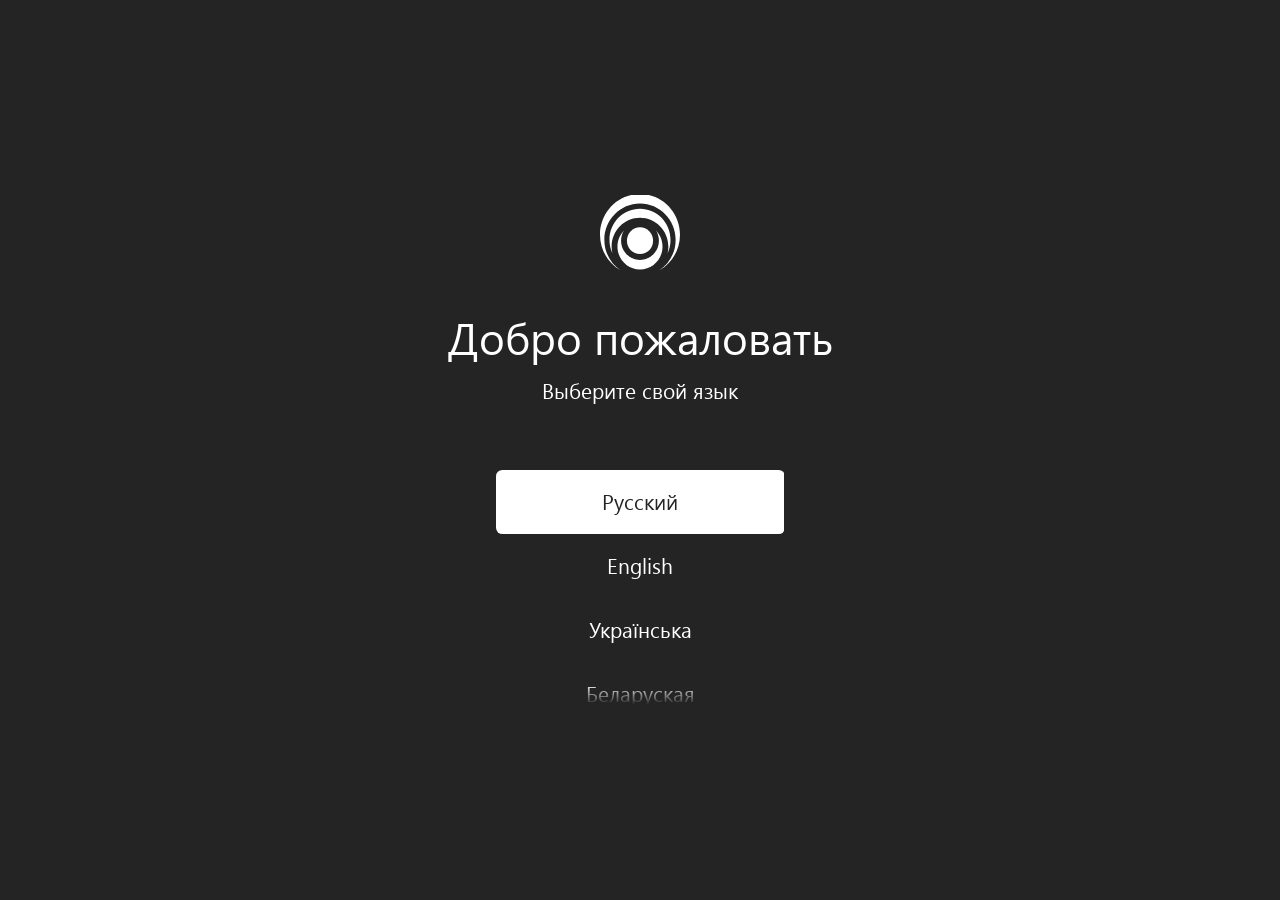
<file: index.html>
<html lang="en">
<head>
    <meta charset="UTF-8">
    <meta http-equiv="X-UA-Compatible" content="IE=edge">
    <meta name="viewport" content="width=device-width, initial-scale=1.0, maximum-scale=1.0, user-scalable=no">
    <title>Lampa — movies, series and Twitch</title>

    <meta name="description" content="Lampa media catalog with a built-in Twitch section. Movies, series, live streams and chat on Smart TVs." />

    <meta property="og:title" content="Lampa — movies, series and Twitch">
    <meta property="og:description" content="Lampa media catalog with a built-in Twitch section. Movies, series, live streams and chat on Smart TVs.">
    <meta property="og:image:type" content="image/png">
    <meta property="og:image" content="og.png">

    <link rel="apple-touch-icon" sizes="180x180" href="icons/apple-touch-icon.png">
    <link rel="icon" type="image/png" sizes="32x32" href="icons/favicon-32x32.png">
    <link rel="icon" type="image/png" sizes="16x16" href="icons/favicon-16x16.png">
    <link rel="manifest" href="icons/site.webmanifest" crossorigin="use-credentials">
    <link rel="mask-icon" href="icons/safari-pinned-tab.svg" color="#5bbad5">
    <link rel="shortcut icon" href="icons/favicon.ico">
    <meta name="msapplication-TileColor" content="#1d1f20">
    <meta name="msapplication-config" content="icons/browserconfig.xml">
    <meta name="theme-color" content="#1d1f20">

    <meta name="referrer" content="never">
    
    <link rel="stylesheet" href="./vender/scrollbar/jquery.scrollbar.css">
    <link rel="stylesheet" href="./vender/keypad/style.css">

    <link rel="stylesheet" href="css/app.css?v=4.56">
    <link rel="stylesheet" href="plugins/twitch.css?v=1.0.4">
    <link rel="stylesheet" href="plugins/kick.css?v=1.0.0">
    <link rel="stylesheet" href="plugins/baseball.css?v=1.2.0">
    <link rel="stylesheet" href="plugins/tv.css?v=1.0.0">
    <script>
        /* When this file is opened from jsDelivr (text/plain on desktop, sniffed as
           HTML on old TVs), keep relative script/css URLs on the CDN. */
        (function () {
            var h = location.hostname || "";
            if (h.indexOf("jsdelivr.net") >= 0) {
                var b = document.createElement("base");
                b.href = location.href.replace(/index\.html(?:\?.*)?$/, "");
                document.head.insertBefore(b, document.head.firstChild);
            }
        })();
    </script>
</head>
<body style="background: #1d1f20;">
    <script>
        window.youtube_lazy_load = true
    </script>

    <div class="welcome"></div>

    <div id="app">

    </div>

    <div class="no-network hide">
        <div class="no-network__title">Ошибка</div>
        <div class="no-network__desc">Не удалось загрузить файл: <span class="no-network__file"></span></div>
    </div>
    
    <script src="./webos/webOSTV.js"></script>
    <script src="./vender/jquery/jquery.js"></script>
    <script src="./vender/notify/notify.js"></script>
    <script src="./vender/scrollbar/jquery.scrollbar.js"></script>
    <script src="./vender/navigator/navigator.js"></script>
    <script src="./vender/keypad/keypad.js"></script>

    <!-- Strip ads + CUB telemetry and route TMDB direct. Must run after jQuery
         and before app.min.js so it can wrap $.ajax first. -->
    <script src="./js/nocub.js?v=8"></script>

    <script>
        var lampa_url     = '';
        var cache_version = Math.floor((new Date()).getTime() / 9e5); // Новое значение каждые 15 минут
            
        function urlJoin(base, add) {
            if (base.charAt(base.length - 1) !== '/') {
                base += '/'
            }

            return base + add
        }

        function putScript(scripts, onload, onerror){
            var add = function(src){
                console.log('Loader', 'try-load-script', src)

                var trys = 0

                var sreateScript = function(){
                    var script = document.createElement('script')

                    script.type = 'text/javascript'

                    script.onload = script.onreadystatechange = function(e) {
                        console.log('Loader', 'Script loaded', e)

                        if (!!onload) onload()
                    };

                    script.onerror = function(){
                        trys++

                        console.log('Loader', 'error-load-script', src)

                        if(trys < 3){
                            sreateScript()
                        } else if (!!onerror) {
                            onerror()
                        } else{
                            $('.no-network').removeClass('hide')

                            $('.no-network__file').text(window.location.href + '/' + src)
                        }
                    }

                    script.src = src

                    document.getElementsByTagName('body')[0].appendChild(script)
                }

                sreateScript()
            }

            add(scripts)
        }

        function loadTwitchPlugin() {
            putScript('js/twitch.js?v=' + cache_version, function () {
                putScript('js/auth.js?v=' + cache_version, function () {
                    putScript('js/chat.js?v=' + cache_version, function () {
                        putScript('plugins/twitch.js?v=' + cache_version, function () {
                            loadKickPlugin()
                        })
                    })
                })
            })
        }

        /* Kick. Loaded after Twitch: it shares Twitch's chat overlay (js/chat.js)
           and the player-panel chat button the Twitch plugin provides. */
        function loadKickPlugin() {
            putScript('js/kick.js?v=' + cache_version, function () {
                putScript('plugins/kick.js?v=' + cache_version, function () {
                    loadBaseballPlugin()
                })
            })
        }

        /* Baseball (SOOP / KBO). Loaded after Kick so its menu entry can position
           itself directly under the Twitch and Kick ones. */
        function loadBaseballPlugin() {
            putScript('js/soop.js?v=' + cache_version, function () {
                putScript('plugins/baseball.js?v=' + cache_version, function () {
                    loadTvPlugin()
                })
            })
        }

        /* TV (free Russian channels, iptv/ru.json). After Baseball, so its menu
           entry sits under it. */
        function loadTvPlugin() {
            putScript('plugins/tv.js?v=' + cache_version, function () {
                loadRemotePlugin()
            })
        }

        /* Remote control over ntfy.sh. Last: it drives the TV and Twitch hooks. */
        function loadRemotePlugin() {
            putScript('plugins/remote.js?v=' + cache_version, function () {})
        }

        /* Torrent search fix for anime (js/torrent-search.js). Wraps
           Lampa.Parser, so it only needs app.min.js. */
        function loadTorrentSearch() {
            putScript('js/torrent-search.js?v=' + cache_version, function () {
                loadTwitchPlugin()
            })
        }

        function loadCurrentLampa() {
            putScript('app.min.js?v=' + cache_version, function () {
                loadTorrentSearch()
            })
        }

        function loadLocalLampa(){
            if(lampa_url !== '') window.local_lampa = true

            loadCurrentLampa()
        }

        if (typeof AndroidJS !== "undefined"
            && !!AndroidJS.getLampaURL
            && /^https?:\/\//i.test(AndroidJS.getLampaURL())
            && !/^https?:\/\//i.test(location.href)
        ) {
            lampa_url = urlJoin(AndroidJS.getLampaURL(),'')
        }

        if (lampa_url !== '') {
            putScript(
                urlJoin(lampa_url, 'lampainit.js?v=' + cache_version),
                false,
                function(){}
            )

            putScript(
                urlJoin(lampa_url, 'app.min.js?v=' + cache_version),
                function () {
                    var css = urlJoin(lampa_url, 'css/app.css?v=' + cache_version)

                    $('head').append('<link rel="stylesheet" href="' + css + '">')
                },
                function () {
                    putScript(
                        urlJoin(lampa_url, 'lampa-main/app.min.js?v=' + cache_version),
                        function () {
                            var css = urlJoin(lampa_url, 'lampa-main/css/app.css?v=' + cache_version)

                            $('head').append('<link rel="stylesheet" href="' + css + '">')

                            putScript(
                                urlJoin(lampa_url, 'lampainit.js?v=' + cache_version),
                                false,
                                function(){}
                            )
                        },
                        loadLocalLampa
                    )
                }
            )
        }
        else{
            loadCurrentLampa()
        }
    </script>
</body>
</html>
</file>
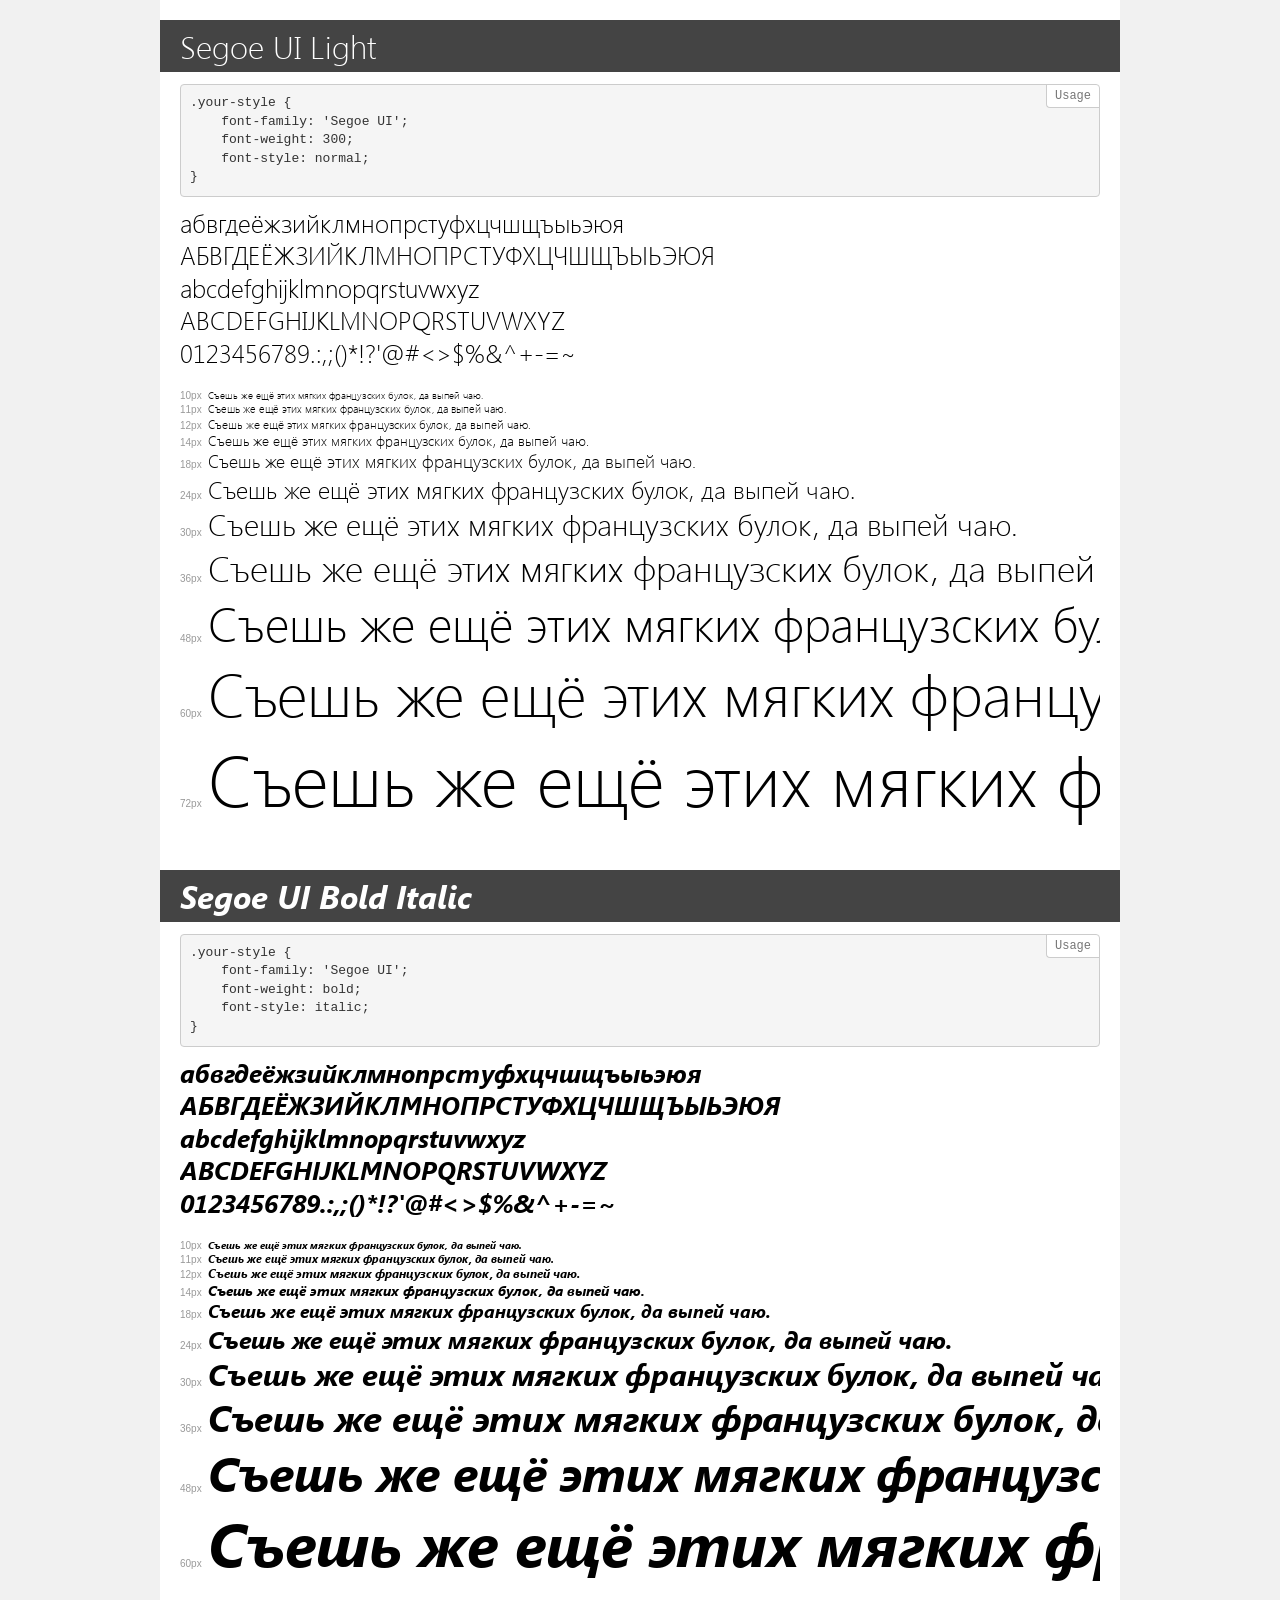
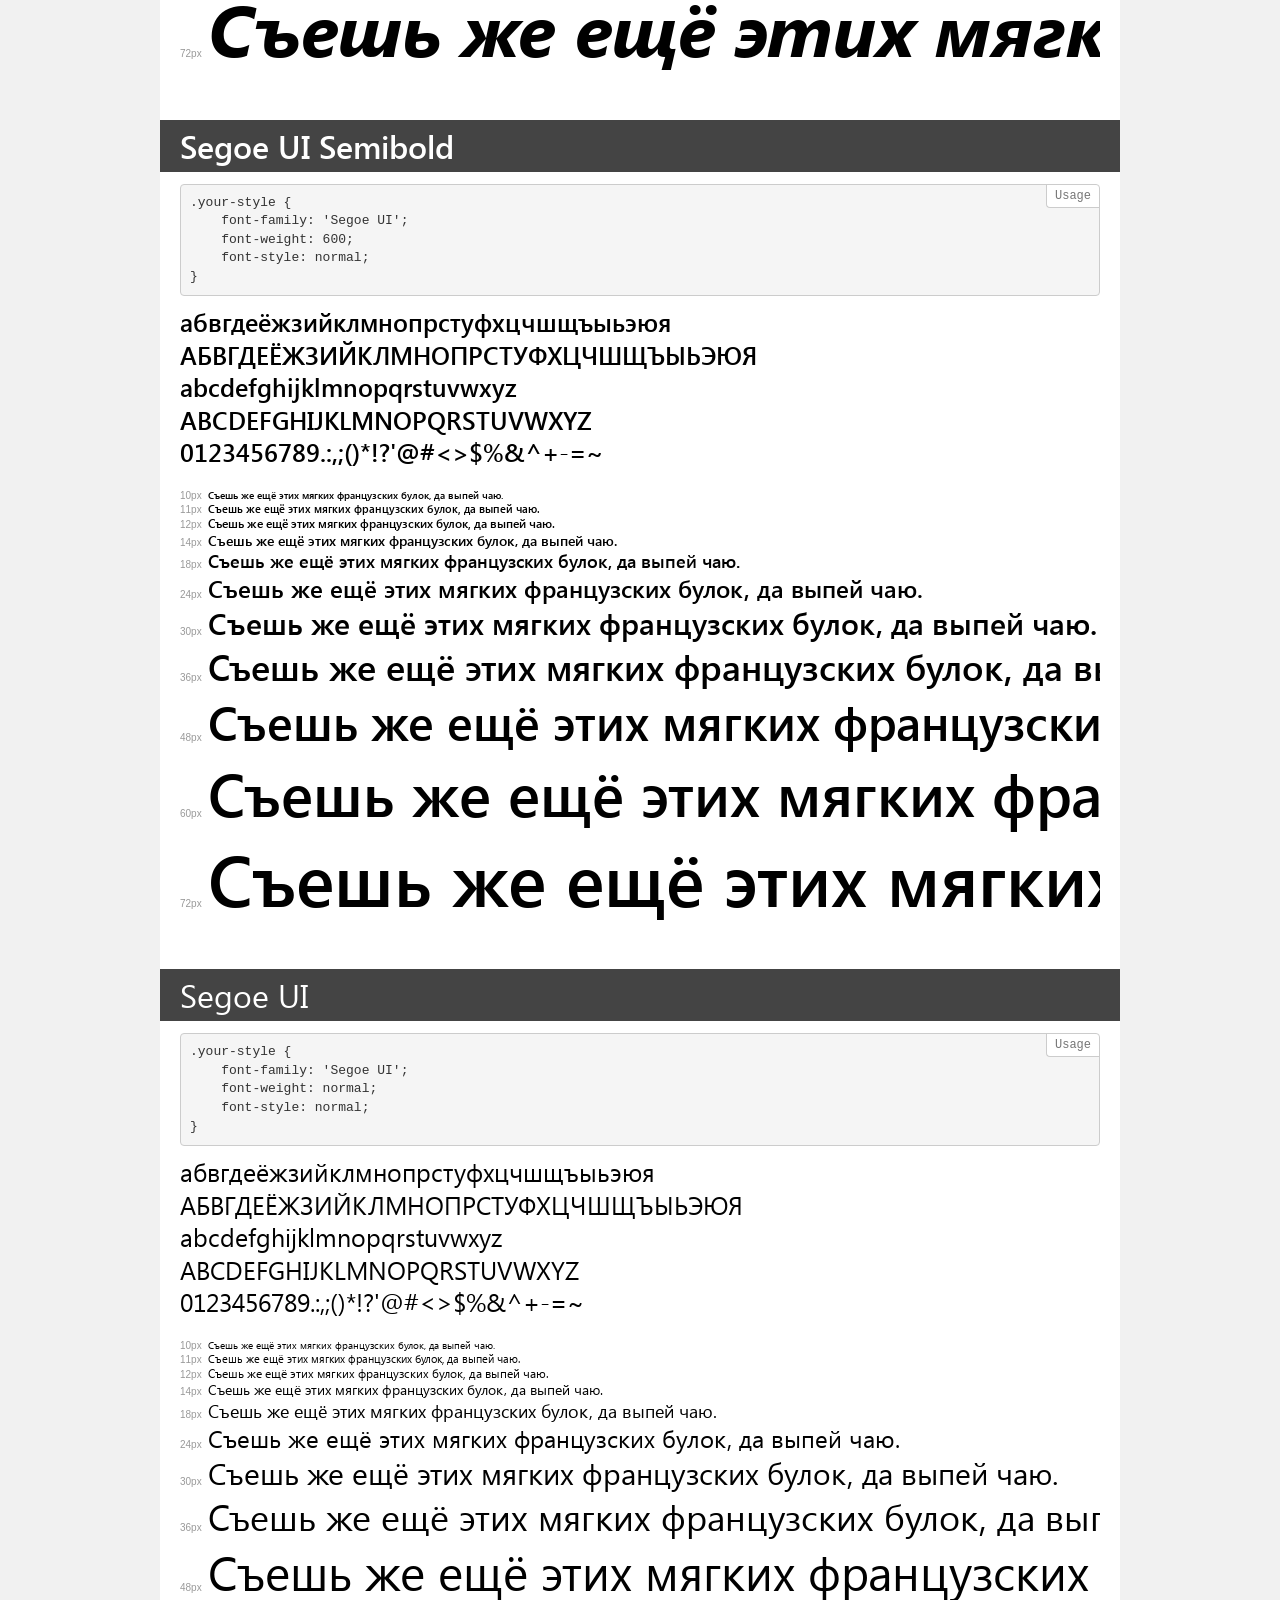
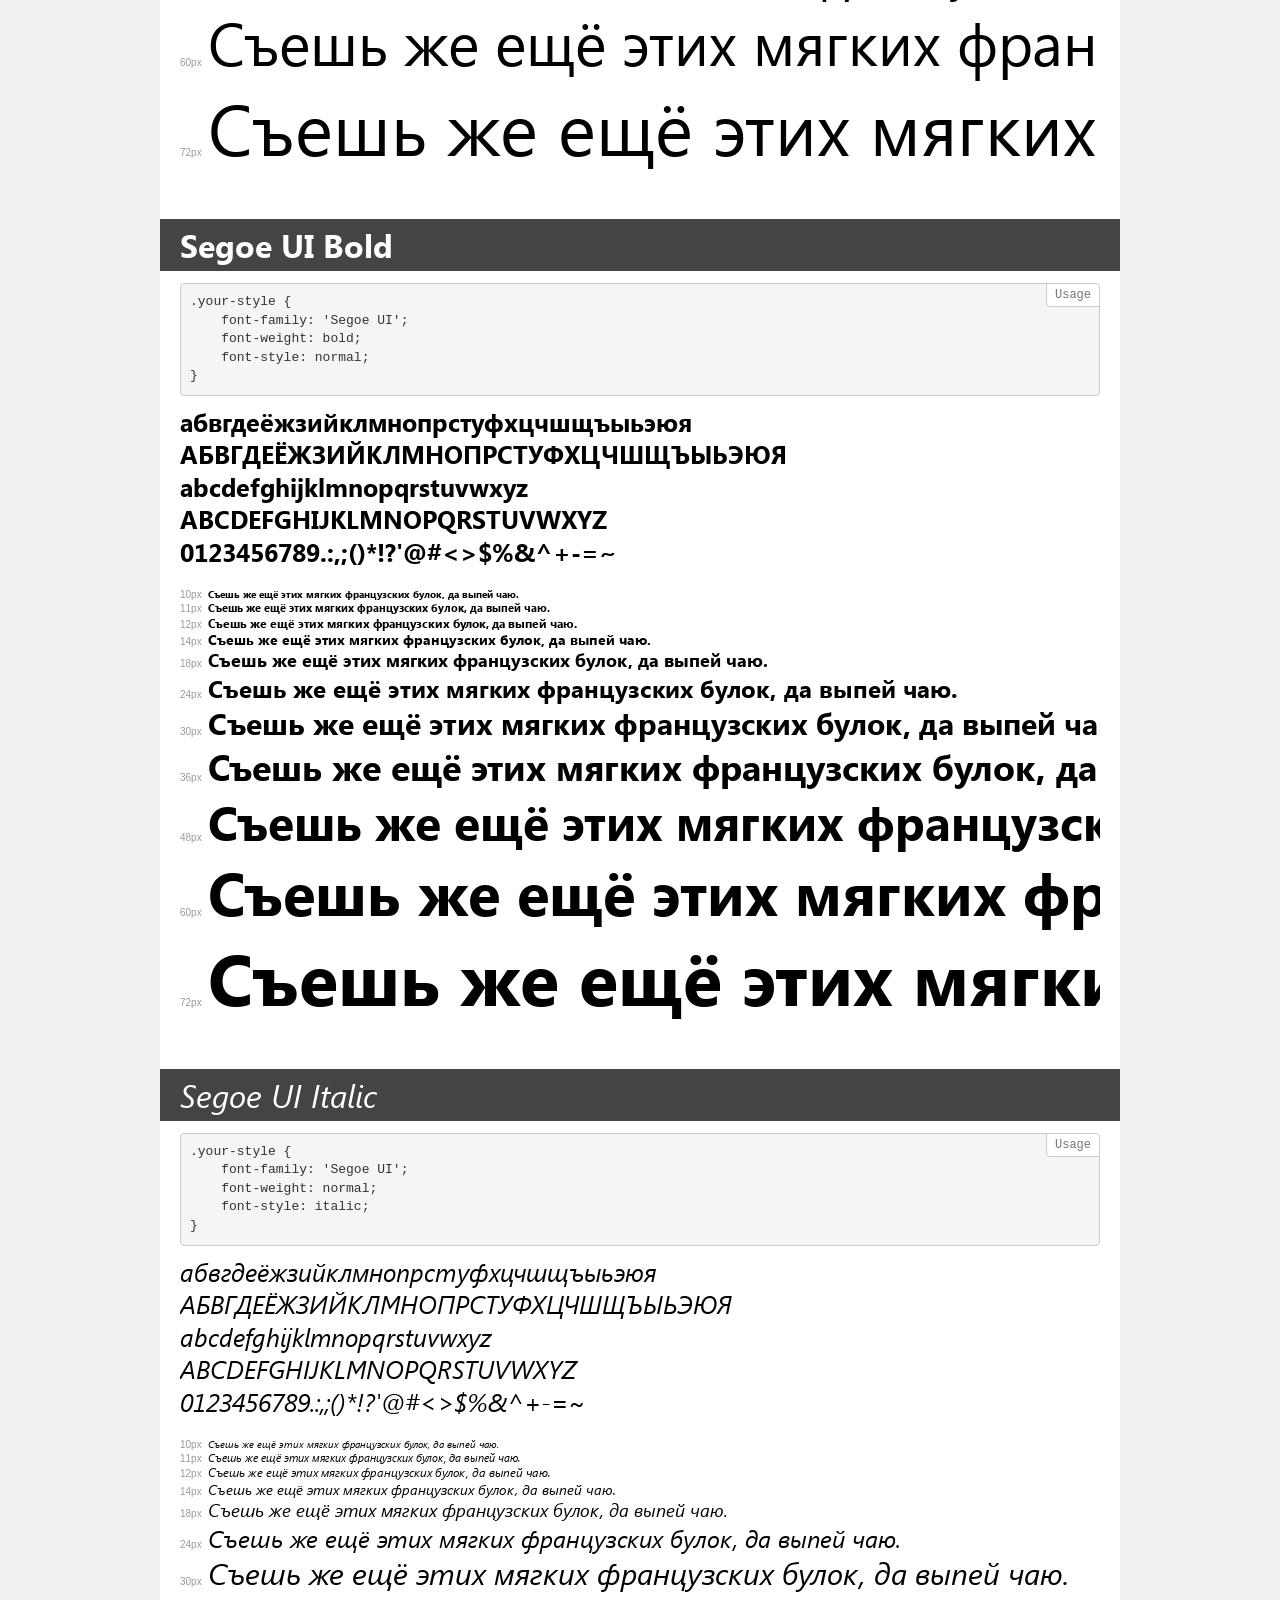
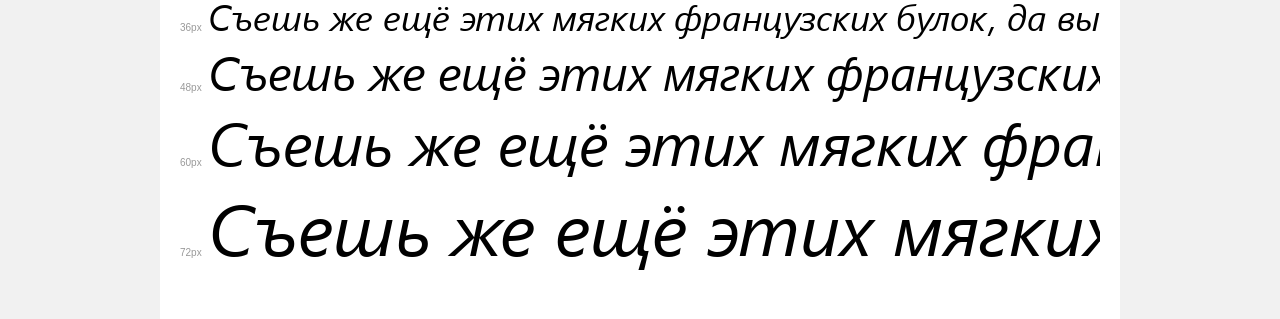
<file: fonts/SegoeUI/demo.html>
<!DOCTYPE html>
<html>
<head>
	<meta charset="utf-8">
	<meta http-equiv="X-UA-Compatible" content="IE=edge">
	<meta name="viewport" content="width=device-width, initial-scale=1">
	<meta name="robots" content="noindex, noarchive">
	<title>Transfonter demo</title>
	<link href="stylesheet.css" rel="stylesheet">
	<style>
		/*
		http://meyerweb.com/eric/tools/css/reset/
		v2.0 | 20110126
		License: none (public domain)
		*/
		html, body, div, span, applet, object, iframe,
		h1, h2, h3, h4, h5, h6, p, blockquote, pre,
		a, abbr, acronym, address, big, cite, code,
		del, dfn, em, img, ins, kbd, q, s, samp,
		small, strike, strong, sub, sup, tt, var,
		b, u, i, center,
		dl, dt, dd, ol, ul, li,
		fieldset, form, label, legend,
		table, caption, tbody, tfoot, thead, tr, th, td,
		article, aside, canvas, details, embed,
		figure, figcaption, footer, header, hgroup,
		menu, nav, output, ruby, section, summary,
		time, mark, audio, video {
			margin: 0;
			padding: 0;
			border: 0;
			font-size: 100%;
			font: inherit;
			vertical-align: baseline;
		}
		/* HTML5 display-role reset for older browsers */
		article, aside, details, figcaption, figure,
		footer, header, hgroup, menu, nav, section {
			display: block;
		}
		body {
			line-height: 1;
		}
		ol, ul {
			list-style: none;
		}
		blockquote, q {
			quotes: none;
		}
		blockquote:before, blockquote:after,
		q:before, q:after {
			content: '';
			content: none;
		}
		table {
			border-collapse: collapse;
			border-spacing: 0;
		}
		/* common styles */
		body {
			background: #f1f1f1;
			color: #000;
		}
		.page {
			background: #fff;
			width: 920px;
			margin: 0 auto;
			padding: 20px 20px 0 20px;
			overflow: hidden;
		}
		.font-container {
			overflow-x: auto;
			overflow-y: hidden;
			margin-bottom: 40px;
			line-height: 1.3;
			white-space: nowrap;
			padding-bottom: 5px;
		}
		h1 {
			position: relative;
			background: #444;
			font-size: 32px;
			color: #fff;
			padding: 10px 20px;
			margin: 0 -20px 12px -20px;
		}
		.letters {
			font-size: 25px;
			margin-bottom: 20px;
		}
		.s10:before {
			content: '10px';
		}
		.s11:before {
			content: '11px';
		}
		.s12:before {
			content: '12px';
		}
		.s14:before {
			content: '14px';
		}
		.s18:before {
			content: '18px';
		}
		.s24:before {
			content: '24px';
		}
		.s30:before {
			content: '30px';
		}
		.s36:before {
			content: '36px';
		}
		.s48:before {
			content: '48px';
		}
		.s60:before {
			content: '60px';
		}
		.s72:before {
			content: '72px';
		}
		.s10:before, .s11:before, .s12:before, .s14:before,
		.s18:before, .s24:before, .s30:before, .s36:before,
		.s48:before, .s60:before, .s72:before {
			font-family: Arial, sans-serif;
			font-size: 10px;
			font-weight: normal;
			font-style: normal;
			color: #999;
			padding-right: 6px;
		}
		pre {
			display: block;
			position: relative;
			padding: 9px;
			margin: 0 0 10px;
			font-family: Monaco, Menlo, Consolas, "Courier New", monospace !important;
			font-size: 13px;
			line-height: 1.428571429;
			color: #333;
			font-weight: normal !important;
			font-style: normal !important;
			background-color: #f5f5f5;
			border: 1px solid #ccc;
			overflow-x: auto;
			border-radius: 4px;
		}
		pre:after {
			display: block;
			position: absolute;
			right: 0;
			top: 0;
			content: 'Usage';
			line-height: 1;
			padding: 5px 8px;
			font-size: 12px;
			color: #767676;
			background-color: #fff;
			border: 1px solid #ccc;
			border-right: none;
			border-top: none;
			border-radius: 0 4px 0 4px;
			z-index: 10;
		}
		/* responsive */
		@media (max-width: 959px) {
			.page {
				width: auto;
				margin: 0;
			}
		}
	</style>
</head>
<body>
<div class="page">
	<div class="demo" style="font-family: 'Segoe UI'; font-weight: 300; font-style: normal;">
		<h1>Segoe UI Light</h1>
		<pre>.your-style {
    font-family: 'Segoe UI';
    font-weight: 300;
    font-style: normal;
}</pre>
		<div class="font-container">
			<p class="letters">
				абвгдеёжзийклмнопрстуфхцчшщъыьэюя <br />
				АБВГДЕЁЖЗИЙКЛМНОПРСТУФХЦЧШЩЪЫЬЭЮЯ <br />
				abcdefghijklmnopqrstuvwxyz <br />
				ABCDEFGHIJKLMNOPQRSTUVWXYZ <br />				0123456789.:,;()*!?'@#<>$%&^+-=~
			</p>
			<p class="s10" style="font-size: 10px;">Съешь же ещё этих мягких французских булок, да выпей чаю.</p>
			<p class="s11" style="font-size: 11px;">Съешь же ещё этих мягких французских булок, да выпей чаю.</p>
			<p class="s12" style="font-size: 12px;">Съешь же ещё этих мягких французских булок, да выпей чаю.</p>
			<p class="s14" style="font-size: 14px;">Съешь же ещё этих мягких французских булок, да выпей чаю.</p>
			<p class="s18" style="font-size: 18px;">Съешь же ещё этих мягких французских булок, да выпей чаю.</p>
			<p class="s24" style="font-size: 24px;">Съешь же ещё этих мягких французских булок, да выпей чаю.</p>
			<p class="s30" style="font-size: 30px;">Съешь же ещё этих мягких французских булок, да выпей чаю.</p>
			<p class="s36" style="font-size: 36px;">Съешь же ещё этих мягких французских булок, да выпей чаю.</p>
			<p class="s48" style="font-size: 48px;">Съешь же ещё этих мягких французских булок, да выпей чаю.</p>
			<p class="s60" style="font-size: 60px;">Съешь же ещё этих мягких французских булок, да выпей чаю.</p>
			<p class="s72" style="font-size: 72px;">Съешь же ещё этих мягких французских булок, да выпей чаю.</p>
		</div>
	</div>
	<div class="demo" style="font-family: 'Segoe UI'; font-weight: bold; font-style: italic;">
		<h1>Segoe UI Bold Italic</h1>
		<pre>.your-style {
    font-family: 'Segoe UI';
    font-weight: bold;
    font-style: italic;
}</pre>
		<div class="font-container">
			<p class="letters">
				абвгдеёжзийклмнопрстуфхцчшщъыьэюя <br />
				АБВГДЕЁЖЗИЙКЛМНОПРСТУФХЦЧШЩЪЫЬЭЮЯ <br />
				abcdefghijklmnopqrstuvwxyz <br />
				ABCDEFGHIJKLMNOPQRSTUVWXYZ <br />				0123456789.:,;()*!?'@#<>$%&^+-=~
			</p>
			<p class="s10" style="font-size: 10px;">Съешь же ещё этих мягких французских булок, да выпей чаю.</p>
			<p class="s11" style="font-size: 11px;">Съешь же ещё этих мягких французских булок, да выпей чаю.</p>
			<p class="s12" style="font-size: 12px;">Съешь же ещё этих мягких французских булок, да выпей чаю.</p>
			<p class="s14" style="font-size: 14px;">Съешь же ещё этих мягких французских булок, да выпей чаю.</p>
			<p class="s18" style="font-size: 18px;">Съешь же ещё этих мягких французских булок, да выпей чаю.</p>
			<p class="s24" style="font-size: 24px;">Съешь же ещё этих мягких французских булок, да выпей чаю.</p>
			<p class="s30" style="font-size: 30px;">Съешь же ещё этих мягких французских булок, да выпей чаю.</p>
			<p class="s36" style="font-size: 36px;">Съешь же ещё этих мягких французских булок, да выпей чаю.</p>
			<p class="s48" style="font-size: 48px;">Съешь же ещё этих мягких французских булок, да выпей чаю.</p>
			<p class="s60" style="font-size: 60px;">Съешь же ещё этих мягких французских булок, да выпей чаю.</p>
			<p class="s72" style="font-size: 72px;">Съешь же ещё этих мягких французских булок, да выпей чаю.</p>
		</div>
	</div>
	<div class="demo" style="font-family: 'Segoe UI'; font-weight: 600; font-style: normal;">
		<h1>Segoe UI Semibold</h1>
		<pre>.your-style {
    font-family: 'Segoe UI';
    font-weight: 600;
    font-style: normal;
}</pre>
		<div class="font-container">
			<p class="letters">
				абвгдеёжзийклмнопрстуфхцчшщъыьэюя <br />
				АБВГДЕЁЖЗИЙКЛМНОПРСТУФХЦЧШЩЪЫЬЭЮЯ <br />
				abcdefghijklmnopqrstuvwxyz <br />
				ABCDEFGHIJKLMNOPQRSTUVWXYZ <br />				0123456789.:,;()*!?'@#<>$%&^+-=~
			</p>
			<p class="s10" style="font-size: 10px;">Съешь же ещё этих мягких французских булок, да выпей чаю.</p>
			<p class="s11" style="font-size: 11px;">Съешь же ещё этих мягких французских булок, да выпей чаю.</p>
			<p class="s12" style="font-size: 12px;">Съешь же ещё этих мягких французских булок, да выпей чаю.</p>
			<p class="s14" style="font-size: 14px;">Съешь же ещё этих мягких французских булок, да выпей чаю.</p>
			<p class="s18" style="font-size: 18px;">Съешь же ещё этих мягких французских булок, да выпей чаю.</p>
			<p class="s24" style="font-size: 24px;">Съешь же ещё этих мягких французских булок, да выпей чаю.</p>
			<p class="s30" style="font-size: 30px;">Съешь же ещё этих мягких французских булок, да выпей чаю.</p>
			<p class="s36" style="font-size: 36px;">Съешь же ещё этих мягких французских булок, да выпей чаю.</p>
			<p class="s48" style="font-size: 48px;">Съешь же ещё этих мягких французских булок, да выпей чаю.</p>
			<p class="s60" style="font-size: 60px;">Съешь же ещё этих мягких французских булок, да выпей чаю.</p>
			<p class="s72" style="font-size: 72px;">Съешь же ещё этих мягких французских булок, да выпей чаю.</p>
		</div>
	</div>
	<div class="demo" style="font-family: 'Segoe UI'; font-weight: normal; font-style: normal;">
		<h1>Segoe UI</h1>
		<pre>.your-style {
    font-family: 'Segoe UI';
    font-weight: normal;
    font-style: normal;
}</pre>
		<div class="font-container">
			<p class="letters">
				абвгдеёжзийклмнопрстуфхцчшщъыьэюя <br />
				АБВГДЕЁЖЗИЙКЛМНОПРСТУФХЦЧШЩЪЫЬЭЮЯ <br />
				abcdefghijklmnopqrstuvwxyz <br />
				ABCDEFGHIJKLMNOPQRSTUVWXYZ <br />				0123456789.:,;()*!?'@#<>$%&^+-=~
			</p>
			<p class="s10" style="font-size: 10px;">Съешь же ещё этих мягких французских булок, да выпей чаю.</p>
			<p class="s11" style="font-size: 11px;">Съешь же ещё этих мягких французских булок, да выпей чаю.</p>
			<p class="s12" style="font-size: 12px;">Съешь же ещё этих мягких французских булок, да выпей чаю.</p>
			<p class="s14" style="font-size: 14px;">Съешь же ещё этих мягких французских булок, да выпей чаю.</p>
			<p class="s18" style="font-size: 18px;">Съешь же ещё этих мягких французских булок, да выпей чаю.</p>
			<p class="s24" style="font-size: 24px;">Съешь же ещё этих мягких французских булок, да выпей чаю.</p>
			<p class="s30" style="font-size: 30px;">Съешь же ещё этих мягких французских булок, да выпей чаю.</p>
			<p class="s36" style="font-size: 36px;">Съешь же ещё этих мягких французских булок, да выпей чаю.</p>
			<p class="s48" style="font-size: 48px;">Съешь же ещё этих мягких французских булок, да выпей чаю.</p>
			<p class="s60" style="font-size: 60px;">Съешь же ещё этих мягких французских булок, да выпей чаю.</p>
			<p class="s72" style="font-size: 72px;">Съешь же ещё этих мягких французских булок, да выпей чаю.</p>
		</div>
	</div>
	<div class="demo" style="font-family: 'Segoe UI'; font-weight: bold; font-style: normal;">
		<h1>Segoe UI Bold</h1>
		<pre>.your-style {
    font-family: 'Segoe UI';
    font-weight: bold;
    font-style: normal;
}</pre>
		<div class="font-container">
			<p class="letters">
				абвгдеёжзийклмнопрстуфхцчшщъыьэюя <br />
				АБВГДЕЁЖЗИЙКЛМНОПРСТУФХЦЧШЩЪЫЬЭЮЯ <br />
				abcdefghijklmnopqrstuvwxyz <br />
				ABCDEFGHIJKLMNOPQRSTUVWXYZ <br />				0123456789.:,;()*!?'@#<>$%&^+-=~
			</p>
			<p class="s10" style="font-size: 10px;">Съешь же ещё этих мягких французских булок, да выпей чаю.</p>
			<p class="s11" style="font-size: 11px;">Съешь же ещё этих мягких французских булок, да выпей чаю.</p>
			<p class="s12" style="font-size: 12px;">Съешь же ещё этих мягких французских булок, да выпей чаю.</p>
			<p class="s14" style="font-size: 14px;">Съешь же ещё этих мягких французских булок, да выпей чаю.</p>
			<p class="s18" style="font-size: 18px;">Съешь же ещё этих мягких французских булок, да выпей чаю.</p>
			<p class="s24" style="font-size: 24px;">Съешь же ещё этих мягких французских булок, да выпей чаю.</p>
			<p class="s30" style="font-size: 30px;">Съешь же ещё этих мягких французских булок, да выпей чаю.</p>
			<p class="s36" style="font-size: 36px;">Съешь же ещё этих мягких французских булок, да выпей чаю.</p>
			<p class="s48" style="font-size: 48px;">Съешь же ещё этих мягких французских булок, да выпей чаю.</p>
			<p class="s60" style="font-size: 60px;">Съешь же ещё этих мягких французских булок, да выпей чаю.</p>
			<p class="s72" style="font-size: 72px;">Съешь же ещё этих мягких французских булок, да выпей чаю.</p>
		</div>
	</div>
	<div class="demo" style="font-family: 'Segoe UI'; font-weight: normal; font-style: italic;">
		<h1>Segoe UI Italic</h1>
		<pre>.your-style {
    font-family: 'Segoe UI';
    font-weight: normal;
    font-style: italic;
}</pre>
		<div class="font-container">
			<p class="letters">
				абвгдеёжзийклмнопрстуфхцчшщъыьэюя <br />
				АБВГДЕЁЖЗИЙКЛМНОПРСТУФХЦЧШЩЪЫЬЭЮЯ <br />
				abcdefghijklmnopqrstuvwxyz <br />
				ABCDEFGHIJKLMNOPQRSTUVWXYZ <br />				0123456789.:,;()*!?'@#<>$%&^+-=~
			</p>
			<p class="s10" style="font-size: 10px;">Съешь же ещё этих мягких французских булок, да выпей чаю.</p>
			<p class="s11" style="font-size: 11px;">Съешь же ещё этих мягких французских булок, да выпей чаю.</p>
			<p class="s12" style="font-size: 12px;">Съешь же ещё этих мягких французских булок, да выпей чаю.</p>
			<p class="s14" style="font-size: 14px;">Съешь же ещё этих мягких французских булок, да выпей чаю.</p>
			<p class="s18" style="font-size: 18px;">Съешь же ещё этих мягких французских булок, да выпей чаю.</p>
			<p class="s24" style="font-size: 24px;">Съешь же ещё этих мягких французских булок, да выпей чаю.</p>
			<p class="s30" style="font-size: 30px;">Съешь же ещё этих мягких французских булок, да выпей чаю.</p>
			<p class="s36" style="font-size: 36px;">Съешь же ещё этих мягких французских булок, да выпей чаю.</p>
			<p class="s48" style="font-size: 48px;">Съешь же ещё этих мягких французских булок, да выпей чаю.</p>
			<p class="s60" style="font-size: 60px;">Съешь же ещё этих мягких французских булок, да выпей чаю.</p>
			<p class="s72" style="font-size: 72px;">Съешь же ещё этих мягких французских булок, да выпей чаю.</p>
		</div>
	</div>
</div>
</body>
</html>
</file>
<file: vender/keypad/style.css>
/*!
 * 
 *   simple-keyboard v2.32.123
 *   https://github.com/hodgef/simple-keyboard
 * 
 *   Copyright (c) Francisco Hodge (https://github.com/hodgef)
 * 
 *   This source code is licensed under the MIT license found in the
 *   LICENSE file in the root directory of this source tree.
 *   
 */.hg-theme-default{width:100%;-webkit-user-select:none;-moz-user-select:none;-ms-user-select:none;user-select:none;box-sizing:border-box;overflow:hidden;touch-action:manipulation}.hg-theme-default .hg-button span{pointer-events:none}.hg-theme-default button.hg-button{border-width:0;outline:0;font-size:inherit}.hg-theme-default{font-family:"HelveticaNeue-Light","Helvetica Neue Light","Helvetica Neue",Helvetica,Arial,"Lucida Grande",sans-serif;background-color:#ececec;padding:5px;border-radius:5px}.hg-theme-default .hg-button{display:inline-block;flex-grow:1}.hg-theme-default .hg-row{display:flex}.hg-theme-default .hg-row:not(:last-child){margin-bottom:5px}.hg-theme-default .hg-row .hg-button-container,.hg-theme-default .hg-row .hg-button:not(:last-child){margin-right:5px}.hg-theme-default .hg-row>div:last-child{margin-right:0}.hg-theme-default .hg-row .hg-button-container{display:flex}.hg-theme-default .hg-button{box-shadow:0 0 3px -1px rgba(0,0,0,.3);height:40px;border-radius:5px;box-sizing:border-box;padding:5px;background:#fff;border-bottom:1px solid #b5b5b5;cursor:pointer;display:flex;align-items:center;justify-content:center;-webkit-tap-highlight-color:rgba(0,0,0,0)}.hg-theme-default .hg-button.hg-activeButton{background:#efefef}.hg-theme-default.hg-layout-numeric .hg-button{width:33.3%;height:60px;align-items:center;display:flex;justify-content:center}.hg-theme-default .hg-button.hg-button-numpadadd,.hg-theme-default .hg-button.hg-button-numpadenter{height:85px}.hg-theme-default .hg-button.hg-button-numpad0{width:105px}.hg-theme-default .hg-button.hg-button-com{max-width:85px}.hg-theme-default .hg-button.hg-standardBtn.hg-button-at{max-width:45px}.hg-theme-default .hg-button.hg-selectedButton{background:rgba(5,25,70,.53);color:#fff}.hg-theme-default .hg-button.hg-standardBtn[data-skbtn=".com"]{max-width:82px}.hg-theme-default .hg-button.hg-standardBtn[data-skbtn="@"]{max-width:60px}
/*# sourceMappingURL=index.css.map */
</file>
